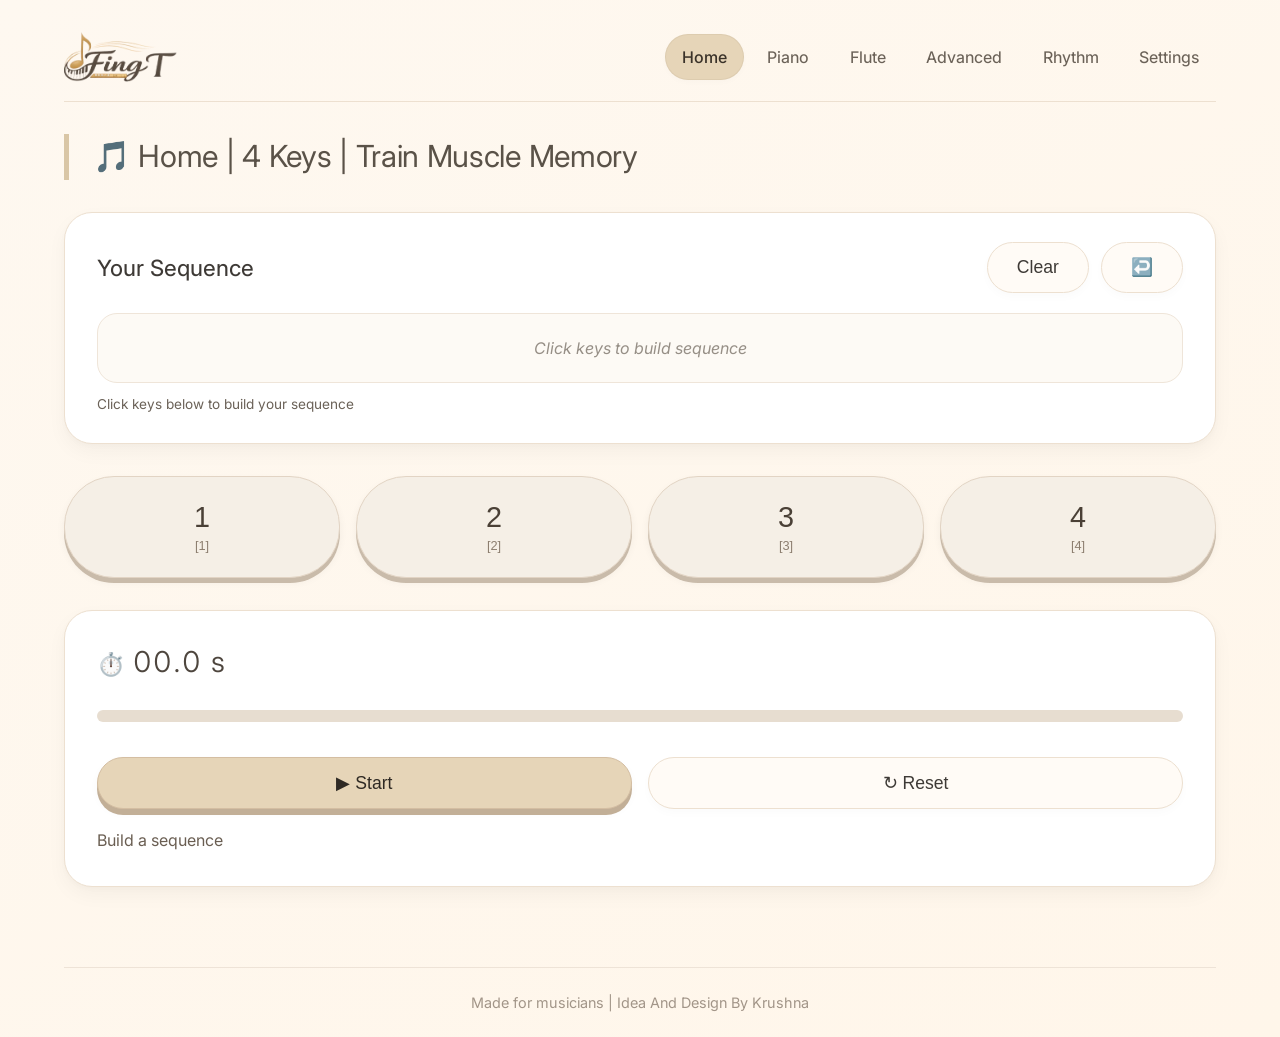
<file: index.html>
<!DOCTYPE html>
<html lang="en">
<head>
  <meta charset="UTF-8">
  <meta name="viewport" content="width=device-width, initial-scale=1.0, maximum-scale=1.0, user-scalable=yes">
  <title>FingT | Home</title>
  <link rel="preconnect" href="https://fonts.googleapis.com">
  <link rel="preconnect" href="https://fonts.gstatic.com" crossorigin>
  <link href="https://fonts.googleapis.com/css2?family=Inter:opsz@14..32&display=swap" rel="stylesheet">
  <link rel="stylesheet" href="styles.css">
</head>
<body>
  <div class="app-wrapper">
    <header class="app-header">
      <div class="logo">
        <img src="Fing_T_Logo.png" alt="FingT Logo" class="logo-img">
      </div>
      <nav class="main-nav">
        <a href="index.html" class="nav-link active">Home</a>
        <a href="piano.html" class="nav-link">Piano</a>
        <a href="flute.html" class="nav-link">Flute</a>
        <a href="advanced.html" class="nav-link">Advanced</a>
        <a href="rhythm.html" class="nav-link">Rhythm</a>
        <a href="settings.html" class="nav-link">Settings</a>
      </nav>
    </header>

    <main class="trainer-container">
      <h1 class="mode-title">🎵 Home | 4 Keys | Train Muscle Memory </h1>

      <!-- Sequence Builder Area -->
      <section class="sequence-section card">
        <div class="section-header">
          <h2>Your Sequence</h2>
          <div class="sequence-actions">
            <button id="clearSeqBtn" class="btn-secondary" aria-label="Clear sequence">Clear</button>
            <button id="removeLastBtn" class="btn-secondary" aria-label="Remove last">↩️</button>
          </div>
        </div>
        <div id="sequenceDisplay" class="sequence-display">
          <!-- Sequence chips will appear here -->
        </div>
        <p class="hint">Click keys below to build your sequence</p>
      </section>

      <!-- Keypad -->
      <section class="keypad-section">
        <div id="keypadContainer" class="keypad-grid">
          <!-- Dynamically populated with 4 keys -->
        </div>
      </section>

      <!-- Training Controls & Timer -->
      <section class="training-panel card">
        <div class="timer-area">
          <span class="timer-label">⏱️</span>
          <span id="timerDisplay" class="timer-value">00.0 s</span>
        </div>
        <div class="progress-container">
          <div id="progressBar" class="progress-bar" style="width: 0%;"></div>
        </div>
        <div class="control-group">
          <button id="startBtn" class="btn-primary">▶ Start</button>
          <button id="resetBtn" class="btn-secondary">↻ Reset</button>
        </div>
        <div id="stateMessage" class="state-message"></div>
      </section>
    </main>

    <footer class="app-footer">
      <span>Made for musicians | Idea And Design By Krushna</span>
    </footer>
  </div>

  <!-- Modal Popup (hidden by default) -->
  <div id="popupModal" class="modal-overlay" style="display: none;">
    <div class="modal-card">
      <p id="popupMessage"></p>
      <button id="popupCloseBtn" class="btn-primary">OK</button>
    </div>
  </div>

  <script src="script.js"></script>
  <script>
    // Page-specific initialization: Home mode (4 keys, no special sound)
    document.addEventListener('DOMContentLoaded', () => {
      if (typeof FingT !== 'undefined') {
        FingT.init({
          mode: 'home',
          keyCount: 4,
          soundType: null,        // no sound in home mode
          predefined: null
        });
      } else {
        console.error('FingT core not loaded');
      }
    });
  </script>
</body>
</html>
</file>
<file: styles.css>
/* ============================================
   FingT — Global Styles
   Light, warm, elegant, music-inspired
   ============================================ */

/* ----- RESET & BASE ----- */
* {
  margin: 0;
  padding: 0;
  box-sizing: border-box;
}

:root {
  --bg-main: #fff9f0;
  --bg-card: #ffffff;
  --bg-header: #fdf6e9;
  --accent-warm: #e6d5b8;
  --accent-soft: #d9c6a6;
  --text-primary: #3e3a36;
  --text-secondary: #6b6258;
  --border-light: #ede0d0;
  --shadow-soft: 0 8px 20px rgba(0, 0, 0, 0.04), 0 2px 6px rgba(0, 0, 0, 0.02);
  --success-glow: rgba(76, 175, 80, 0.25);
  --error-glow: rgba(244, 67, 54, 0.25);
  --key-default: #f5efe6;
  --key-hover: #e8dccc;
  --key-active: #d4c4ae;
  --font-main: 'Inter', -apple-system, BlinkMacSystemFont, sans-serif;
  --transition: all 0.2s ease;
}

body {
  font-family: var(--font-main);
  background: linear-gradient(145deg, #fef8f0 0%, #fff6ea 100%);
  color: var(--text-primary);
  min-height: 100vh;
  display: flex;
  flex-direction: column;
  line-height: 1.5;
  -webkit-font-smoothing: antialiased;
}

.app-wrapper {
  max-width: 1200px;
  margin: 0 auto;
  padding: 1rem 1.5rem;
  width: 100%;
  flex: 1;
  display: flex;
  flex-direction: column;
}

/* ----- HEADER & NAVIGATION ----- */
.app-header {
  display: flex;
  flex-wrap: wrap;
  align-items: center;
  justify-content: space-between;
  padding: 1rem 0 1.2rem;
  border-bottom: 1px solid var(--border-light);
  margin-bottom: 2rem;
}

.logo {
  display: flex;
  align-items: center;
  height: auto;
}

.logo-img {
  max-height: 50px;
  max-width: 150px;
  width: auto;
  height: auto;
  object-fit: contain;
  transition: var(--transition);
}

.main-nav {
  display: flex;
  flex-wrap: wrap;
  gap: 0.4rem;
}

.nav-link {
  padding: 0.6rem 1rem;
  border-radius: 30px;
  text-decoration: none;
  font-weight: 450;
  color: var(--text-secondary);
  transition: var(--transition);
  background: transparent;
  border: 1px solid transparent;
}

.nav-link:hover {
  background: var(--key-default);
  color: var(--text-primary);
}

.nav-link.active {
  background: var(--accent-warm);
  color: #3a3229;
  font-weight: 500;
  border-color: rgba(184, 166, 142, 0.2);
  box-shadow: 0 2px 6px rgba(0,0,0,0.02);
}

/* ----- MAIN CONTAINERS ----- */
.trainer-container,
.settings-container {
  flex: 1;
}

.mode-title {
  font-size: 1.9rem;
  font-weight: 400;
  margin-bottom: 2rem;
  color: #5a5248;
  letter-spacing: -0.01em;
  border-left: 5px solid var(--accent-soft);
  padding-left: 1.5rem;
}

/* ----- CARDS ----- */
.card {
  background: var(--bg-card);
  border-radius: 28px;
  padding: 1.8rem 2rem;
  margin-bottom: 2rem;
  box-shadow: var(--shadow-soft);
  border: 1px solid var(--border-light);
  transition: box-shadow 0.3s, transform 0.2s;
}

.card:hover {
  box-shadow: 0 12px 28px rgba(0, 0, 0, 0.05);
}

/* Sequence section */
.sequence-section .section-header {
  display: flex;
  justify-content: space-between;
  align-items: center;
  margin-bottom: 1.2rem;
}

.sequence-section h2 {
  font-size: 1.4rem;
  font-weight: 450;
  color: var(--text-primary);
}

.sequence-actions {
  display: flex;
  gap: 0.8rem;
}

.sequence-display {
  min-height: 70px;
  background: #fdfaf5;
  border-radius: 20px;
  padding: 1rem 1.4rem;
  display: flex;
  flex-wrap: wrap;
  align-items: center;
  gap: 0.6rem;
  border: 1px solid #efe5d9;
  transition: var(--transition);
}

.sequence-chip {
  background: var(--accent-warm);
  padding: 0.5rem 1rem;
  border-radius: 40px;
  font-weight: 500;
  color: #3f362d;
  box-shadow: inset 0 1px 3px rgba(255,255,255,0.8), 0 2px 4px rgba(0,0,0,0.02);
  font-size: 1.1rem;
  border: 1px solid rgba(255,255,240,0.6);
}

.empty-sequence {
  color: var(--text-secondary);
  opacity: 0.7;
  font-style: italic;
  width: 100%;
  text-align: center;
}

.hint {
  margin-top: 0.7rem;
  font-size: 0.85rem;
  color: var(--text-secondary);
}

/* ----- KEYPAD ----- */
.keypad-section {
  margin-bottom: 2rem;
}

.keypad-grid {
  display: grid;
  grid-template-columns: repeat(auto-fit, minmax(80px, 1fr));
  gap: 1rem;
  justify-content: center;
}

/* Advanced mode grid adjust */
.keypad-advanced {
  grid-template-columns: repeat(5, 1fr);
}

.key-btn {
  background: var(--key-default);
  border: 1px solid #e2d4c4;
  border-radius: 50px;
  padding: 1.5rem 0.5rem;
  font-size: 1.8rem;
  font-weight: 400;
  color: #4a4036;
  cursor: pointer;
  box-shadow: 0 5px 0 #c9bbaa, 0 4px 8px rgba(0,0,0,0.05);
  transition: all 0.08s ease-out;
  text-align: center;
  backdrop-filter: blur(4px);
  user-select: none;
}

.key-btn:hover {
  background: var(--key-hover);
  transform: translateY(-1px);
  box-shadow: 0 6px 0 #c2b3a2, 0 6px 12px rgba(0,0,0,0.04);
}

.key-btn:active {
  transform: translateY(4px);
  box-shadow: 0 2px 0 #b8a894, 0 3px 6px rgba(0,0,0,0.05);
  background: var(--key-active);
}

.key-btn.disabled,
.key-btn:disabled {
  opacity: 0.6;
  transform: none;
  box-shadow: 0 3px 0 #c9bbaa;
  pointer-events: none;
  filter: grayscale(0.2);
}

.key-mapping-hint {
  display: block;
  font-size: 0.8rem;
  margin-top: 4px;
  color: #8d7f70;
  font-weight: 400;
}

/* ----- TRAINING PANEL ----- */
.training-panel {
  display: flex;
  flex-direction: column;
  gap: 1.2rem;
}

.timer-area {
  display: flex;
  align-items: baseline;
  gap: 0.5rem;
  font-size: 1.8rem;
  font-weight: 350;
  color: #4e463e;
}

.timer-label {
  font-size: 1.4rem;
}

.timer-value {
  font-variant-numeric: tabular-nums;
  letter-spacing: 1px;
}

.progress-container {
  height: 12px;
  background: #e7ddd0;
  border-radius: 40px;
  overflow: hidden;
  margin: 0.5rem 0;
}

.progress-bar {
  height: 100%;
  width: 0%;
  background: linear-gradient(90deg, #b8a68e, #9b8a74);
  border-radius: 40px;
  transition: width 0.25s ease;
}

.control-group {
  display: flex;
  gap: 1rem;
  margin-top: 0.5rem;
}

.btn-primary,
.btn-secondary {
  border: none;
  padding: 0.9rem 1.8rem;
  border-radius: 60px;
  font-size: 1.1rem;
  font-weight: 500;
  cursor: pointer;
  transition: var(--transition);
  background: var(--bg-card);
  box-shadow: 0 4px 10px rgba(0,0,0,0.02);
  border: 1px solid var(--border-light);
  color: var(--text-primary);
  flex: 1;
}

.btn-primary {
  background: #e6d5b8;
  border-color: #d4bea2;
  box-shadow: 0 6px 0 #c2af97, 0 4px 10px rgba(0,0,0,0.03);
  color: #2f2a24;
}

.btn-primary:hover {
  background: #dccaa8;
  transform: translateY(-2px);
  box-shadow: 0 8px 0 #b8a48a, 0 6px 14px rgba(0,0,0,0.05);
}

.btn-primary:active {
  transform: translateY(4px);
  box-shadow: 0 4px 0 #b8a48a, 0 4px 8px rgba(0,0,0,0.03);
}

.btn-secondary {
  background: #fffbf6;
}

.btn-secondary:hover {
  background: #f5efe6;
}

.state-message {
  font-size: 1rem;
  min-height: 1.8rem;
  color: #6a5e52;
}

/* ----- GLOW STATES (success / failure) ----- */
.glow-success {
  animation: successPulse 1.2s ease-out;
}

.glow-failure {
  animation: failureShake 0.4s ease-out;
}

@keyframes successPulse {
  0% { box-shadow: 0 0 0 0 var(--success-glow); }
  30% { box-shadow: 0 0 30px 10px var(--success-glow); }
  100% { box-shadow: 0 0 0 0 transparent; }
}

@keyframes failureShake {
  0%,100% { transform: translateX(0); background-color: inherit; }
  20% { transform: translateX(-6px); background-color: rgba(244,67,54,0.08); }
  40% { transform: translateX(6px); }
  60% { transform: translateX(-3px); }
  80% { transform: translateX(3px); }
}

/* Modal popup */
.modal-overlay {
  position: fixed;
  top: 0; left: 0; width: 100%; height: 100%;
  background: rgba(245, 240, 235, 0.7);
  backdrop-filter: blur(5px);
  display: flex;
  align-items: center;
  justify-content: center;
  z-index: 1000;
}

.modal-card {
  background: #fffcf8;
  padding: 2.5rem 2.8rem;
  border-radius: 48px;
  box-shadow: 0 20px 40px rgba(100, 80, 60, 0.15);
  text-align: center;
  max-width: 340px;
  border: 1px solid #f0e4d4;
  animation: fadeSlide 0.2s;
}

.modal-card p {
  font-size: 1.5rem;
  margin-bottom: 1.8rem;
  color: #3b3229;
}

/* Success popup - Light green background */
.modal-card.success {
  background: linear-gradient(135deg, #e8f5e9 0%, #f1f8e9 100%);
  border-color: #81c784;
  border-width: 2px;
}

.modal-card.success p {
  color: #1b5e20;
  font-weight: 600;
}

/* Failure popup - Light red background */
.modal-card.failure {
  background: linear-gradient(135deg, #ffebee 0%, #fff8f8 100%);
  border-color: #e57373;
  border-width: 2px;
}

.modal-card.failure p {
  color: #c62828;
  font-weight: 600;
}

/* Warning popup - Light yellow/amber background */
.modal-card.warning {
  background: linear-gradient(135deg, #fff3e0 0%, #fffde7 100%);
  border-color: #ffb74d;
  border-width: 2px;
}

.modal-card.warning p {
  color: #e65100;
  font-weight: 600;
}

@keyframes fadeSlide {
  from { opacity: 0; transform: translateY(15px); }
  to { opacity: 1; transform: translateY(0); }
}

/* ----- RHYTHM MODE SPECIAL ----- */
.rhythm-selector {
  display: flex;
  align-items: center;
  gap: 1.2rem;
  flex-wrap: wrap;
}

.song-select {
  padding: 0.8rem 1.5rem;
  border-radius: 40px;
  border: 1px solid var(--border-light);
  background: white;
  font-size: 1rem;
  font-family: inherit;
  color: var(--text-primary);
  flex: 2;
  min-width: 180px;
}

.timing-indicator {
  margin-top: 0.5rem;
}

.timing-header {
  display: flex;
  justify-content: space-between;
  margin-bottom: 0.6rem;
  font-size: 0.95rem;
  color: var(--text-secondary);
}

.timing-bar-container {
  height: 10px;
  background: #e5d8cb;
  border-radius: 20px;
  overflow: hidden;
}

.timing-bar {
  height: 100%;
  width: 0%;
  background: #b89e84;
  border-radius: 20px;
  transition: width 0.05s linear;
}

/* ----- SETTINGS PAGE ----- */
.settings-card {
  max-width: 700px;
}

.mappings-list {
  display: flex;
  flex-direction: column;
  gap: 1.2rem;
  margin: 2rem 0;
}

.mapping-row {
  display: flex;
  align-items: center;
  gap: 1rem;
  flex-wrap: wrap;
}

.mapping-label {
  width: 100px;
  font-weight: 500;
}

.mapping-input {
  padding: 0.8rem 1.2rem;
  border-radius: 40px;
  border: 1px solid var(--border-light);
  background: #fffcf8;
  font-size: 1.2rem;
  width: 90px;
  text-align: center;
  font-family: monospace;
  text-transform: uppercase;
}

.mapping-input:focus {
  outline: 2px solid var(--accent-soft);
  border-color: transparent;
}

.settings-actions {
  display: flex;
  gap: 1rem;
  margin-top: 1.5rem;
}

.settings-message {
  margin-top: 1rem;
  color: #4a7a4e;
  font-weight: 450;
}

.info-card {
  background: #fcf7f1;
}

/* ----- FOOTER ----- */
.app-footer {
  margin-top: 3rem;
  padding: 1.5rem 0 0.5rem;
  text-align: center;
  color: #a29588;
  border-top: 1px solid #eee3d7;
  font-size: 0.9rem;
}

/* ----- RESPONSIVE ----- */
@media (max-width: 700px) {
  .app-wrapper { padding: 0.8rem 1rem; }
  .app-header { flex-direction: column; gap: 1rem; align-items: start; }
  .logo { width: 100%; justify-content: center; }
  .logo-img { max-height: 45px; max-width: 130px; }
  .main-nav { justify-content: flex-start; }
  .nav-link { padding: 0.5rem 0.8rem; font-size: 0.9rem; }
  .mode-title { font-size: 1.6rem; }
  .card { padding: 1.5rem 1.2rem; }
  .keypad-grid { grid-template-columns: repeat(2, 1fr); }
  .keypad-advanced { grid-template-columns: repeat(5, 1fr); }
  .key-btn { padding: 1rem 0.2rem; font-size: 1.5rem; }
  .control-group { flex-direction: column; }
  .btn-primary, .btn-secondary { width: 100%; }
  .piano-wrapper { flex-wrap: wrap; }
  .piano-white-key { flex: 0 0 calc(14.28% - 4px); }
}

/* ----- PIANO EXTENDED ----- */
.piano-section {
  margin-bottom: 2rem;
}

.piano-wrapper {
  display: flex;
  justify-content: center;
  align-items: flex-end;
  gap: 2px;
  padding: 3rem 1.5rem 1.5rem;
  background: linear-gradient(180deg, #f9f6f0 0%, #fef8f0 100%);
  border-radius: 20px;
  border: 2px solid var(--border-light);
  min-height: 280px;
  position: relative;
  flex-wrap: nowrap;
  overflow-x: auto;
}

.piano-white-key {
  flex: 0 0 calc(100% / 14);
  height: 200px;
  background: linear-gradient(180deg, #ffffff 0%, #fdfaf5 50%, #f5efe6 100%);
  border: 2px solid #ccc;
  border-bottom-width: 8px;
  border-bottom-color: #999;
  border-radius: 0 0 10px 10px;
  cursor: pointer;
  display: flex;
  align-items: flex-end;
  justify-content: center;
  padding-bottom: 10px;
  font-weight: 600;
  color: #666;
  font-size: 0.85rem;
  transition: var(--transition);
  position: relative;
  user-select: none;
  box-shadow: inset 0 -5px 8px rgba(0,0,0,0.08);
  min-width: 30px;
}

.piano-white-key:hover {
  background: linear-gradient(180deg, #f0f0f0 0%, #f5f0eb 50%, #e8dccc 100%);
  box-shadow: inset 0 -5px 8px rgba(0,0,0,0.12), 0 2px 8px rgba(0,0,0,0.1);
}

.piano-white-key:active {
  background: linear-gradient(180deg, #e5e5e5 0%, #e8dccc 50%, #d4c4ae 100%);
  border-bottom-color: #666;
  transform: translateY(2px);
}

.piano-black-key {
  position: absolute;
  flex: 0 0 calc(100% / 21);
  height: 120px;
  background: linear-gradient(180deg, #1a1a1a 0%, #000 50%, #0d0d0d 100%);
  border: 2px solid #000;
  border-bottom-width: 6px;
  border-radius: 0 0 8px 8px;
  cursor: pointer;
  display: flex;
  align-items: flex-end;
  justify-content: center;
  padding-bottom: 8px;
  font-weight: 700;
  color: #fff;
  font-size: 0.8rem;
  transition: var(--transition);
  user-select: none;
  box-shadow: inset 0 -3px 5px rgba(0,0,0,0.3), 0 2px 6px rgba(0,0,0,0.2);
  min-width: 25px;
  z-index: 10;
}

.piano-black-key:hover {
  background: linear-gradient(180deg, #2a2a2a 0%, #1a1a1a 50%, #0f0f0f 100%);
  box-shadow: inset 0 -3px 5px rgba(0,0,0,0.4), 0 2px 8px rgba(0,0,0,0.3);
}

.piano-black-key:active {
  background: linear-gradient(180deg, #0a0a0a 0%, #000 50%, #000 100%);
  border-bottom-color: #333;
  transform: translateY(1px);
}

.piano-mapping-section,
.piano-config-section {
  margin-bottom: 2rem;
}

.piano-guide-section {
  margin-bottom: 2rem;
  background: linear-gradient(135deg, rgba(230, 213, 184, 0.15) 0%, rgba(217, 198, 166, 0.1) 100%);
}

.keyboard-layout-guide {
  display: grid;
  grid-template-columns: repeat(auto-fit, minmax(320px, 1fr));
  gap: 2rem;
  margin: 1.5rem 0;
}

.layout-group {
  padding: 1.5rem;
  background: rgba(255, 255, 255, 0.6);
  border-radius: 15px;
  border: 1px solid var(--border-light);
}

.layout-group h3 {
  color: var(--text-primary);
  margin-bottom: 1.2rem;
  font-size: 1.05rem;
  font-weight: 600;
}

.layout-row {
  display: flex;
  gap: 0.6rem;
  justify-content: center;
  flex-wrap: wrap;
  margin-bottom: 0.8rem;
}

.key-label {
  min-width: 40px;
  height: 40px;
  display: flex;
  align-items: center;
  justify-content: center;
  border-radius: 8px;
  font-weight: 600;
  font-size: 0.95rem;
  border: 2px solid;
  transition: var(--transition);
}

.key-label.primary {
  background: linear-gradient(135deg, #ffffff, #fdfaf5);
  border-color: #ccc;
  color: #333;
  box-shadow: inset 0 -2px 4px rgba(0,0,0,0.05), 0 2px 4px rgba(0,0,0,0.08);
}

.key-label.primary:hover {
  background: linear-gradient(135deg, #f5f0eb, #e8dccc);
  transform: translateY(-1px);
}

.key-label.secondary {
  background: linear-gradient(135deg, #e6d5b8, #dccaa8);
  border-color: var(--accent-soft);
  color: #3a3229;
  box-shadow: inset 0 -2px 4px rgba(0,0,0,0.08), 0 2px 4px rgba(0,0,0,0.1);
}

.key-label.secondary:hover {
  background: linear-gradient(135deg, #dccaa8, #d0bea2);
  transform: translateY(-1px);
}

.layout-notes {
  text-align: center;
  color: var(--text-secondary);
  font-size: 0.9rem;
  letter-spacing: 0.1em;
  font-weight: 500;
  margin: 0.8rem 0;
}

  .piano-mapping-grid,
  .piano-config-buttons {
    display: grid;
    grid-template-columns: repeat(auto-fill, minmax(100px, 1fr));
    gap: 0.8rem;
    margin: 1.5rem 0;
  }

.piano-mapping-card,
.piano-config-btn {
  padding: 0.8rem 1rem;
  border-radius: 12px;
  background: var(--key-default);
  border: 1px solid var(--border-light);
  font-weight: 500;
  color: var(--text-primary);
  transition: var(--transition);
  cursor: pointer;
  text-align: center;
  font-size: 0.95rem;
}

.piano-mapping-card {
  background: linear-gradient(135deg, #f5efe6, #e8dccc);
  border: 1px solid var(--accent-soft);
  font-family: monospace;
}

.piano-config-btn {
  background: linear-gradient(135deg, #e6d5b8, #dccaa8);
  border: 2px solid var(--accent-soft);
  font-weight: 600;
  cursor: pointer;
}

.piano-config-btn:hover {
  background: linear-gradient(135deg, #dccaa8, #d0bea2);
  transform: translateY(-2px);
  box-shadow: 0 4px 12px rgba(0,0,0,0.1);
}

.piano-config-btn:active {
  transform: translateY(0);
}

.piano-toast {
  position: fixed;
  bottom: 2rem;
  right: 2rem;
  background: linear-gradient(135deg, #7f6e58, #b8a68e);
  color: white;
  padding: 1.2rem 1.8rem;
  border-radius: 30px;
  box-shadow: 0 8px 24px rgba(0,0,0,0.15);
  font-weight: 500;
  animation: slideUp 0.3s ease-out;
  z-index: 1000;
  max-width: 300px;
}

@keyframes slideUp {
  from {
    opacity: 0;
    transform: translateY(30px);
  }
  to {
    opacity: 1;
    transform: translateY(0);
  }
}

@media (max-width: 900px) {
  .piano-wrapper {
    min-height: 240px;
    padding: 2.5rem 1rem;
  }
  
  .piano-white-key {
    height: 160px;
    font-size: 0.75rem;
    flex: 0 0 calc(100% / 14);
  }
  
  .piano-black-key {
    height: 100px;
    font-size: 0.7rem;
  }
  
  .piano-mapping-grid,
  .piano-config-buttons {
    grid-template-columns: repeat(auto-fill, minmax(80px, 1fr));
  }
}

@media (max-width: 600px) {
  .logo-img { max-height: 35px; max-width: 110px; }
  
  .piano-wrapper {
    min-height: 200px;
    padding: 2rem 0.5rem;
  }
  
  .piano-white-key {
    height: 140px;
    font-size: 0.7rem;
    padding-bottom: 8px;
    flex: 0 0 calc(100% / 14);
  }
  
  .piano-black-key {
    height: 85px;
    font-size: 0.65rem;
    padding-bottom: 6px;
  }
  
  .piano-mapping-grid,
  .piano-config-buttons {
    grid-template-columns: repeat(auto-fill, minmax(70px, 1fr));
    gap: 0.6rem;
  }
  
  .piano-toast {
    bottom: 1rem;
    right: 1rem;
    left: 1rem;
    max-width: none;
  }

  .layout-row {
    gap: 0.4rem;
  }

  .key-label {
    min-width: 36px;
    height: 36px;
    font-size: 0.9rem;
  }

  .layout-notes {
    font-size: 0.85rem;
  }
}
</file>
